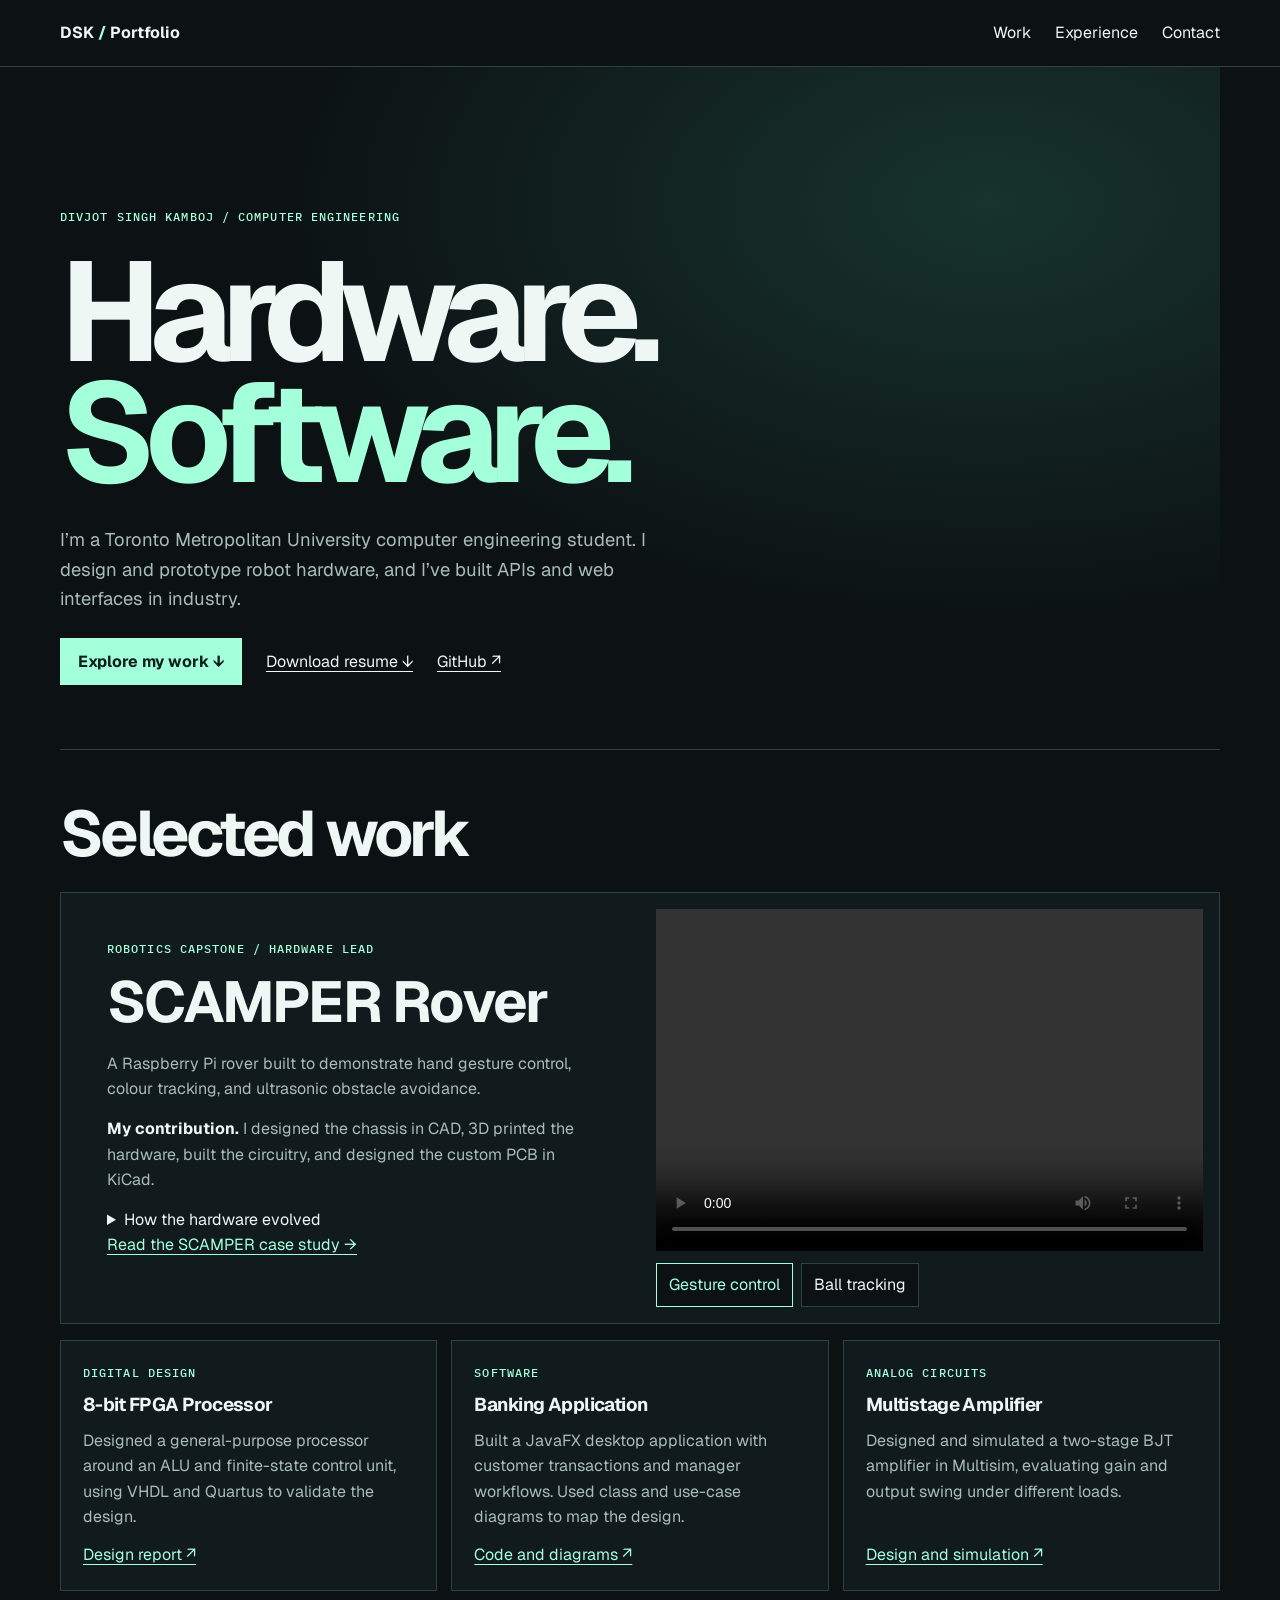
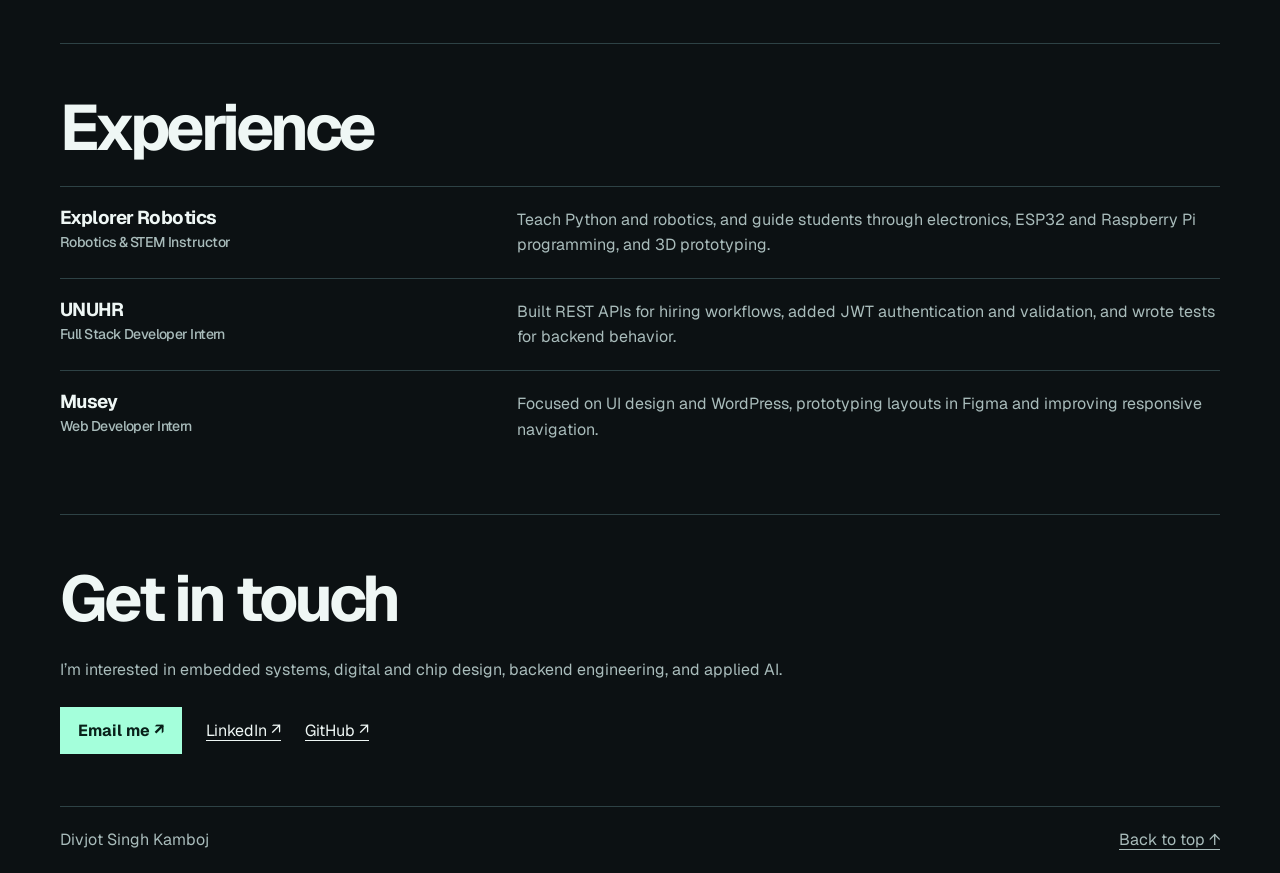
<file: index.html>
<!doctype html>
<html lang="en">
<head>
<meta charset="utf-8">
<meta name="viewport" content="width=device-width, initial-scale=1">
<meta name="description" content="Divjot Singh Kamboj's computer engineering portfolio, featuring embedded systems, digital design, and software.">
<title>Divjot Singh Kamboj · Computer Engineering</title>
<link rel="stylesheet" href="styles.css">
</head>
<body id="top">
<header><div class="shell bar">
  <a class="brand" href="#top">DSK<span> / </span>Portfolio</a>
  <nav aria-label="Main navigation"><a href="#work">Work</a><a href="#experience">Experience</a><a href="#contact">Contact</a></nav>
</div></header>
<main class="shell">
  <section class="hero" aria-labelledby="intro">
    <p class="label">DIVJOT SINGH KAMBOJ / COMPUTER ENGINEERING</p>
    <h1 id="intro">Hardware.<br><em>Software.</em></h1>
    <p class="intro">I’m a Toronto Metropolitan University computer engineering student. I design and prototype robot hardware, and I’ve built APIs and web interfaces in industry.</p>
    <div class="actions"><a class="button" href="#work">Explore my work <span aria-hidden="true">↓</span></a><a href="assets/Divjot_Kamboj_Resume.pdf" download>Download resume ↓</a><a href="https://github.com/DivjotSK">GitHub ↗</a></div>
  </section>
  <section id="work" aria-labelledby="work-title">
    <h2 id="work-title">Selected work</h2>
    <article class="feature">
      <div class="feature-copy">
        <p class="label">ROBOTICS CAPSTONE / HARDWARE LEAD</p>
        <h3>SCAMPER Rover</h3>
        <p>A Raspberry Pi rover built to demonstrate hand gesture control, colour tracking, and ultrasonic obstacle avoidance.</p>
        <p><strong>My contribution.</strong> I designed the chassis in CAD, 3D printed the hardware, built the circuitry, and designed the custom PCB in KiCad.</p>
        <details><summary>How the hardware evolved</summary><p>The team replaced the original LEGO chassis with a 3D-printed design. I designed a custom PCB to make the wiring more compact and reliable. It passed design checks and powered the Pi and sensors, but the motors failed to run during hardware testing. We used a solderable breadboard for the final build.</p></details><p><a class="case-link" href="scamper.html">Read the SCAMPER case study →</a></p>
      </div>
      <div class="demo">
        <video id="rover-video" controls playsinline preload="metadata" aria-label="SCAMPER rover gesture control demo" src="assets/Gesture3D.mp4"></video>
        <div class="video-options" role="group" aria-label="Choose a robot demonstration">
          <button type="button" aria-pressed="true" data-video="assets/Gesture3D.mp4">Gesture control</button>
          <button type="button" aria-pressed="false" data-video="assets/Manual%20Ball%20Follow.mp4">Ball tracking</button>
        </div>
      </div>
    </article>
    <div class="projects">
      <article><p class="label">DIGITAL DESIGN</p><h3>8-bit FPGA Processor</h3><p>Designed a general-purpose processor around an ALU and finite-state control unit, using VHDL and Quartus to validate the design.</p><a href="https://github.com/DivjotSK/Simple-General-Purpose-Processor">Design report ↗</a></article>
      <article><p class="label">SOFTWARE</p><h3>Banking Application</h3><p>Built a JavaFX desktop application with customer transactions and manager workflows. Used class and use-case diagrams to map the design.</p><a href="https://github.com/DivjotSK/BankingApplication">Code and diagrams ↗</a></article>
      <article><p class="label">ANALOG CIRCUITS</p><h3>Multistage Amplifier</h3><p>Designed and simulated a two-stage BJT amplifier in Multisim, evaluating gain and output swing under different loads.</p><a href="https://github.com/DivjotSK/Multistage-Amplifier">Design and simulation ↗</a></article>
    </div>
  </section>
  <section id="experience" aria-labelledby="experience-title">
    <h2 id="experience-title">Experience</h2>
    <div class="role"><h3>Explorer Robotics <span>Robotics &amp; STEM Instructor</span></h3><p>Teach Python and robotics, and guide students through electronics, ESP32 and Raspberry Pi programming, and 3D prototyping.</p></div>
    <div class="role"><h3>UNUHR <span>Full Stack Developer Intern</span></h3><p>Built REST APIs for hiring workflows, added JWT authentication and validation, and wrote tests for backend behavior.</p></div>
    <div class="role"><h3>Musey <span>Web Developer Intern</span></h3><p>Focused on UI design and WordPress, prototyping layouts in Figma and improving responsive navigation.</p></div>
  </section>
  <section id="contact" aria-labelledby="contact-title">
    <h2 id="contact-title">Get in touch</h2>
    <p>I’m interested in embedded systems, digital and chip design, backend engineering, and applied AI.</p>
    <div class="actions"><a class="button" href="mailto:kambojdivjotsingh@gmail.com">Email me ↗</a><a href="https://www.linkedin.com/in/divjot-singh-kamboj/">LinkedIn ↗</a><a href="https://github.com/DivjotSK">GitHub ↗</a></div>
  </section>
</main>
<footer class="shell bar"><span>Divjot Singh Kamboj</span><a href="#top">Back to top ↑</a></footer>
<script src="portfolio.js"></script>
</body>
</html>
</file>
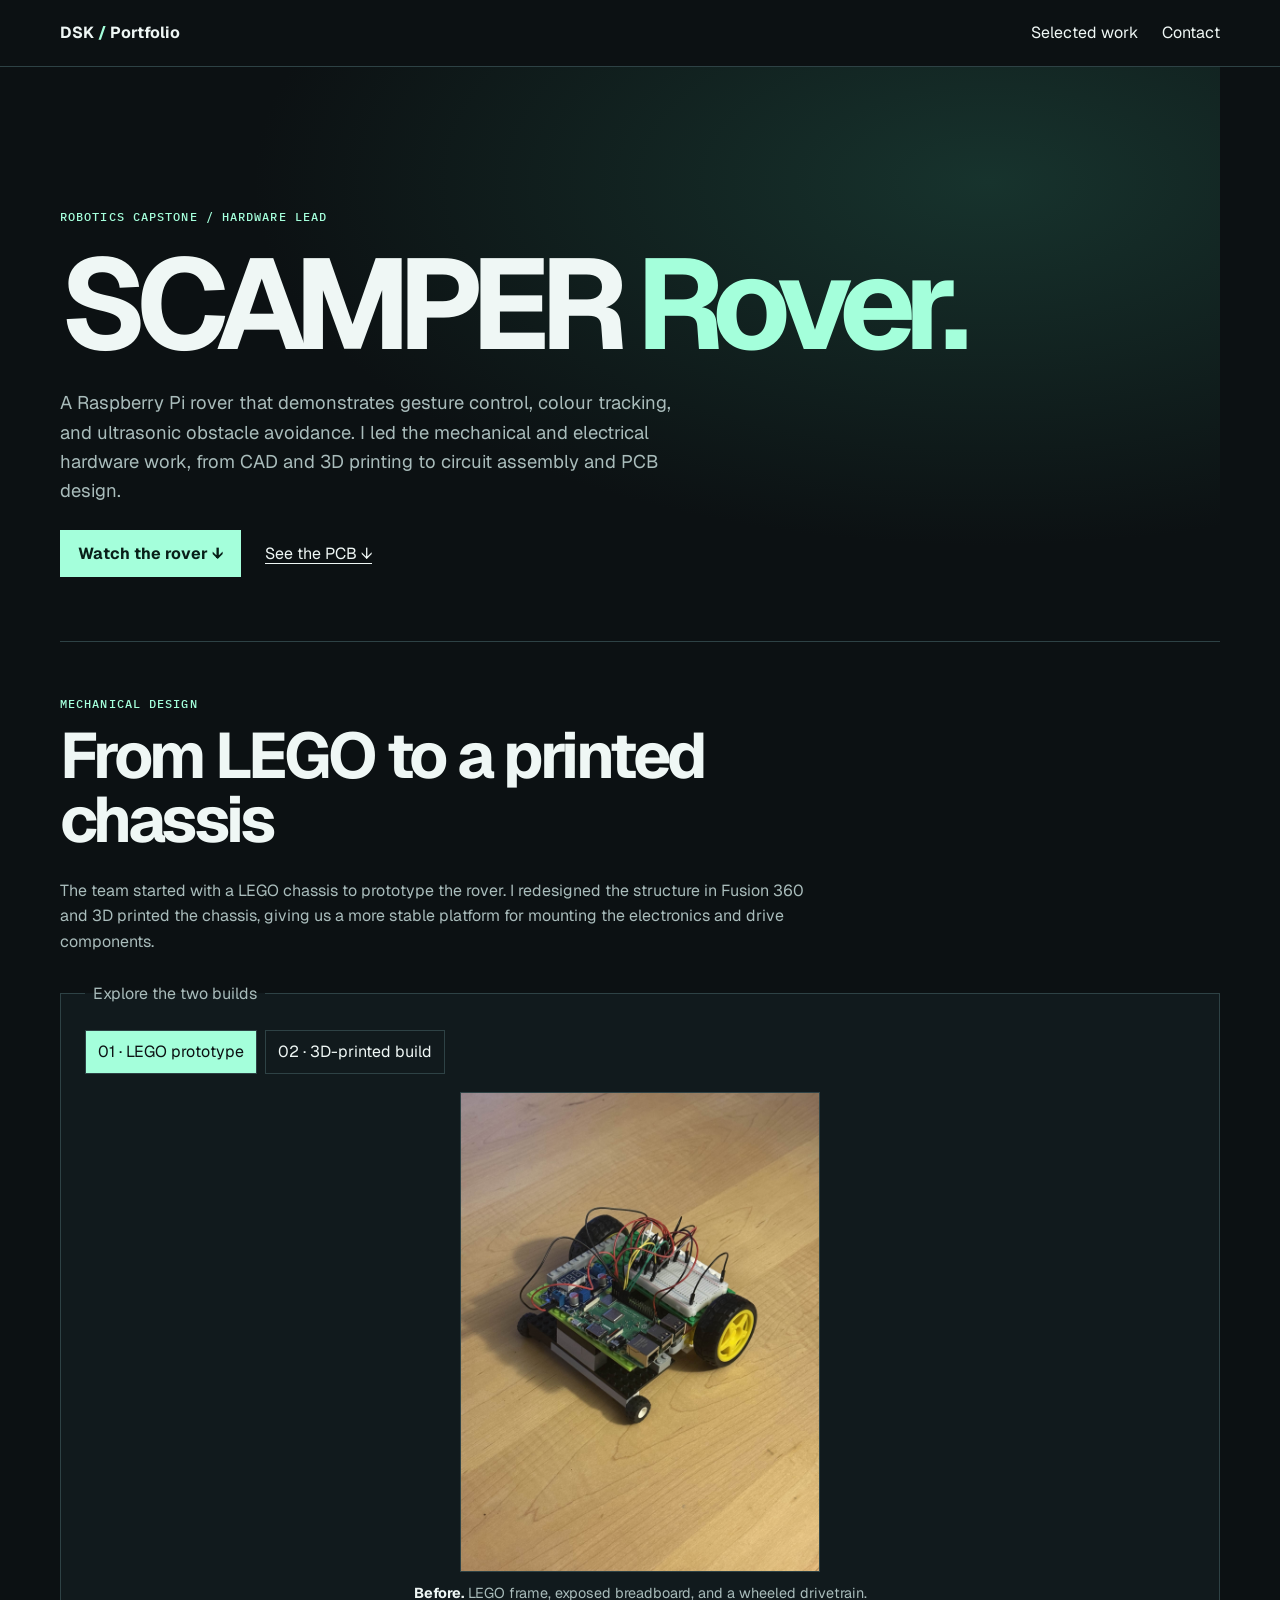
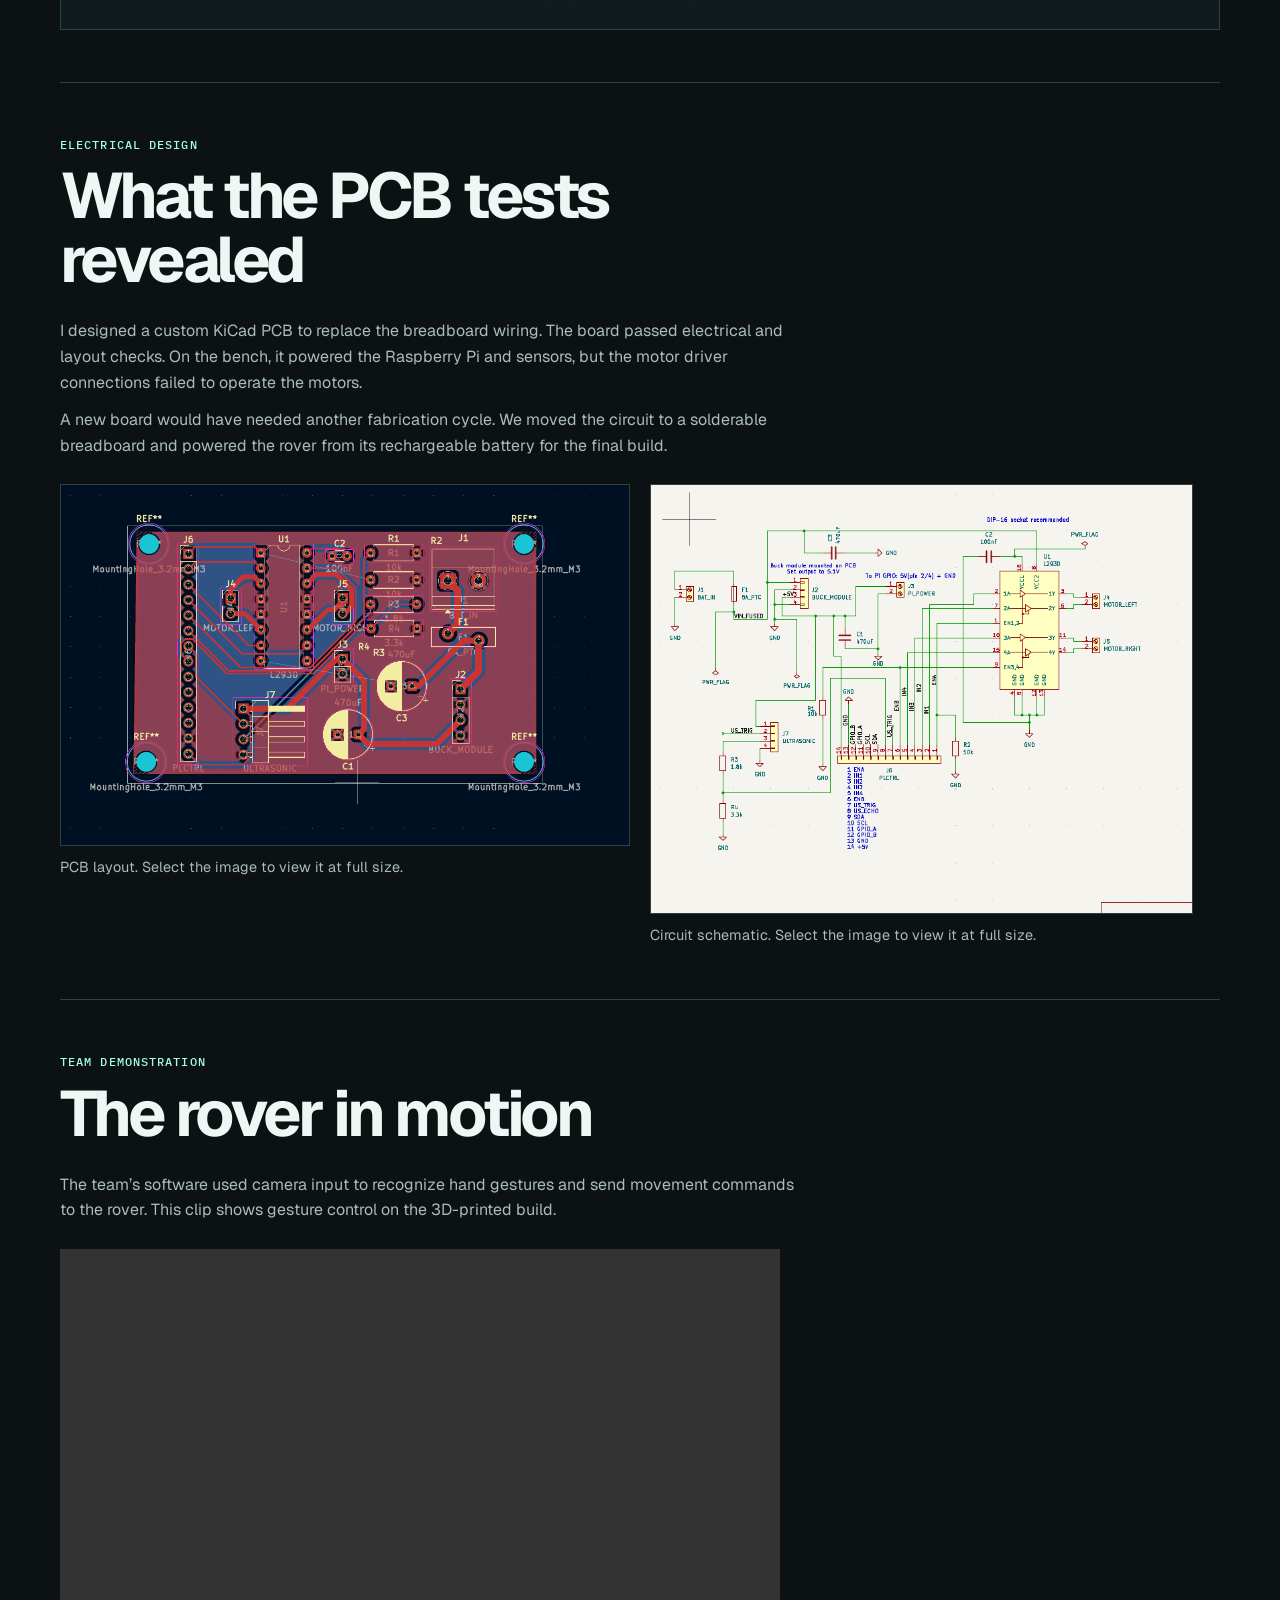
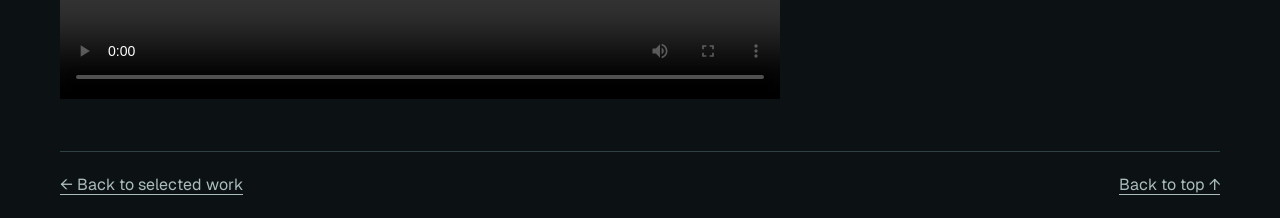
<file: scamper.html>
<!doctype html>
<html lang="en">
<head>
<meta charset="utf-8">
<meta name="viewport" content="width=device-width, initial-scale=1">
<meta name="description" content="How Divjot Singh Kamboj designed, fabricated, and tested the hardware for a Raspberry Pi rover.">
<title>SCAMPER Rover · Divjot Singh Kamboj</title>
<link rel="stylesheet" href="styles.css">
</head>
<body id="top">
<header><div class="shell bar">
  <a class="brand" href="index.html">DSK<span> / </span>Portfolio</a>
  <nav aria-label="Main navigation"><a href="index.html#work">Selected work</a><a href="index.html#contact">Contact</a></nav>
</div></header>
<main class="shell case-study">
  <section class="hero" aria-labelledby="case-title">
    <p class="label">ROBOTICS CAPSTONE / HARDWARE LEAD</p>
    <h1 id="case-title">SCAMPER <em>Rover.</em></h1>
    <p class="intro">A Raspberry Pi rover that demonstrates gesture control, colour tracking, and ultrasonic obstacle avoidance. I led the mechanical and electrical hardware work, from CAD and 3D printing to circuit assembly and PCB design.</p>
    <div class="actions"><a class="button" href="#demo">Watch the rover ↓</a><a href="#pcb">See the PCB ↓</a></div>
  </section>
  <section aria-labelledby="chassis-title">
    <div class="case-copy">
      <p class="label">MECHANICAL DESIGN</p>
      <h2 id="chassis-title">From LEGO to a printed chassis</h2>
      <p>The team started with a LEGO chassis to prototype the rover. I redesigned the structure in Fusion 360 and 3D printed the chassis, giving us a more stable platform for mounting the electronics and drive components.</p>
    </div>
    <fieldset class="chassis-comparison">
      <legend>Explore the two builds</legend>
      <input type="radio" name="chassis" id="chassis-before" checked>
      <label for="chassis-before">01 · LEGO prototype</label>
      <input type="radio" name="chassis" id="chassis-after">
      <label for="chassis-after">02 · 3D-printed build</label>
      <figure class="build-before"><a href="assets/rover-lego.png"><img src="assets/rover-lego.png" alt="Original LEGO rover with exposed electronics and yellow wheels" loading="lazy"></a><figcaption><strong>Before.</strong> LEGO frame, exposed breadboard, and a wheeled drivetrain.</figcaption></figure>
      <figure class="build-after"><a href="assets/rover-chassis.png"><img src="assets/rover-chassis.png" alt="Final rover with an orange 3D-printed chassis and black treads" loading="lazy"></a><figcaption><strong>After.</strong> Custom printed mounting plates and a tracked drivetrain.</figcaption></figure>
    </fieldset>
  </section>
  <section id="pcb" aria-labelledby="pcb-title">
    <div class="case-copy">
      <p class="label">ELECTRICAL DESIGN</p>
      <h2 id="pcb-title">What the PCB tests revealed</h2>
      <p>I designed a custom KiCad PCB to replace the breadboard wiring. The board passed electrical and layout checks. On the bench, it powered the Raspberry Pi and sensors, but the motor driver connections failed to operate the motors.</p>
      <p>A new board would have needed another fabrication cycle. We moved the circuit to a solderable breadboard and powered the rover from its rechargeable battery for the final build.</p>
    </div>
    <div class="case-figures">
      <figure><a href="assets/rover-pcb.png"><img src="assets/rover-pcb.png" alt="KiCad PCB layout for the rover" loading="lazy"></a><figcaption>PCB layout. Select the image to view it at full size.</figcaption></figure>
      <figure><a href="assets/rover-schematic.png"><img src="assets/rover-schematic.png" alt="Electrical schematic for the rover PCB" loading="lazy"></a><figcaption>Circuit schematic. Select the image to view it at full size.</figcaption></figure>
    </div>
  </section>
  <section id="demo" aria-labelledby="demo-title">
    <div class="case-copy">
      <p class="label">TEAM DEMONSTRATION</p>
      <h2 id="demo-title">The rover in motion</h2>
      <p>The team’s software used camera input to recognize hand gestures and send movement commands to the rover. This clip shows gesture control on the 3D-printed build.</p>
    </div>
    <video controls playsinline preload="metadata" aria-label="SCAMPER rover gesture control demonstration" src="assets/Gesture3D.mp4"></video>
  </section>
</main>
<footer class="shell bar"><a href="index.html#work">← Back to selected work</a><a href="#top">Back to top ↑</a></footer>
</body>
</html>
</file>
<file: styles.css>
@import url('https://fonts.googleapis.com/css2?family=Geist:wght@400;500;600;700;800&family=IBM+Plex+Mono:wght@400;500&display=swap');

:root {
  color-scheme: dark;
  --ground: #0c1113;
  --panel: #111a1d;
  --ink: #eff7f5;
  --quiet: #a9bcbb;
  --accent: #a4ffdb;
  --line: #2e4245;
  font: 16px/1.6 Geist, system-ui, sans-serif;
}
* { box-sizing: border-box; }
html { scroll-behavior: smooth; }
body { margin: 0; color: var(--ink); background: var(--ground); }
a { color: inherit; text-underline-offset: .22em; }
a:hover { color: var(--accent); }
:focus-visible { outline: 2px solid var(--accent); outline-offset: 4px; }
h1, h2, h3, p { margin: 0; }
p { color: var(--quiet); }
.shell { width: min(1160px, calc(100% - 48px)); margin-inline: auto; }
.bar, nav, .actions { display: flex; align-items: center; gap: 24px; flex-wrap: wrap; }
.bar { justify-content: space-between; padding-block: 20px; }
header { border-bottom: 1px solid var(--line); }
nav a, .brand { text-decoration: none; }
.brand { font-weight: 700; }
.brand span, .label, h1 em { color: var(--accent); }
.label { font: 500 .76rem/1.6 'IBM Plex Mono', monospace; letter-spacing: .09em; }
.hero {
  padding: clamp(60px, 11vw, 145px) 0 64px;
  background: radial-gradient(ellipse at 80% 20%, #17332d 0%, transparent 56%);
}
h1 { font-size: clamp(3.35rem, 11vw, 9.7rem); letter-spacing: -.085em; line-height: .86; margin: .17em 0 .23em; }
h1 em { font-style: normal; }
.intro { font-size: 1.15rem; max-width: 51ch; }
.actions { margin-top: 24px; }
.button { background: var(--accent); color: #082019; padding: 11px 18px; text-decoration: none; font-weight: 700; }
.button:hover { background: white; color: #082019; }
section + section { padding: 52px 0; border-top: 1px solid var(--line); }
h2 { font-size: clamp(2rem, 5vw, 4rem); line-height: 1; letter-spacing: -.055em; margin-bottom: 26px; }
h3 { line-height: 1.15; letter-spacing: -.03em; }
.feature { display: grid; grid-template-columns: 1fr 1fr; background: var(--panel); border: 1px solid var(--line); }
.feature-copy { padding: clamp(20px, 4vw, 46px); }
.feature h3 { font-size: clamp(2rem, 5vw, 3.6rem); margin: 10px 0 16px; }
.feature-copy p + p, details { margin-top: 14px; }
strong, summary { color: var(--ink); }
summary { cursor: pointer; }
details p { margin-top: 9px; }
.demo { min-width: 0; padding: 16px; align-self: center; }
video { display: block; width: 100%; aspect-ratio: 16 / 10; background: #020605; object-fit: contain; }
.video-options { display: flex; gap: 8px; flex-wrap: wrap; margin-top: 12px; }
button { border: 1px solid var(--line); background: var(--ground); color: var(--ink); padding: 8px 12px; cursor: pointer; font: inherit; }
button[aria-pressed="true"] { border-color: var(--accent); color: var(--accent); }
.projects { display: grid; grid-template-columns: repeat(3, 1fr); gap: 14px; margin-top: 16px; }
.projects article { background: var(--panel); border: 1px solid var(--line); padding: 22px; display: flex; flex-direction: column; gap: 12px; }
.projects a { margin-top: auto; color: var(--accent); }
.role { display: grid; grid-template-columns: 1fr 1.6fr; gap: 18px; border-top: 1px solid var(--line); padding-block: 20px; }
.role span { display: block; color: var(--quiet); font-size: .88rem; font-weight: 500; margin-top: 6px; }
footer { border-top: 1px solid var(--line); color: var(--quiet); }
@media (max-width: 720px) {
  .shell { width: calc(100% - 32px); }
  .feature, .projects, .role { grid-template-columns: 1fr; }
  nav, .bar { gap: 12px; }
}
@media (prefers-reduced-motion: reduce) { html { scroll-behavior: auto; } }

@media (prefers-reduced-motion: no-preference) and (hover: hover) {
  .projects article {
    transition: transform 180ms ease, border-color 180ms ease;
  }

  .projects article:hover {
    transform: translateY(-4px);
    border-color: var(--accent);
  }

  .button, .video-options button {
    transition: background-color 160ms ease, border-color 160ms ease, color 160ms ease;
  }

  .video-options button:hover {
    border-color: var(--accent);
  }
}

.case-link { color: var(--accent); }
.case-study .hero h1 { font-size: clamp(3rem, 10vw, 8rem); }
.case-copy { max-width: 68ch; margin-bottom: 26px; }
.case-copy h2 { margin-top: 10px; }
.case-copy p + p { margin-top: 12px; }
.case-study figure { margin: 0; min-width: 0; }
.case-study figure img { display: block; max-width: 100%; max-height: 430px; object-fit: contain; background: var(--panel); border: 1px solid var(--line); }
.case-study figcaption { color: var(--quiet); margin-top: 10px; font-size: .9rem; }
.case-figures { display: grid; grid-template-columns: 1fr 1fr; gap: 20px; }
.case-study video { max-width: 720px; }
@media (max-width: 720px) {
  .case-figures { grid-template-columns: 1fr; }
}

.chassis-comparison {
  margin: 0;
  padding: clamp(12px, 3vw, 24px);
  min-inline-size: 0;
  border: 1px solid var(--line);
  background: var(--panel);
}
.chassis-comparison legend { padding-inline: 8px; color: var(--quiet); }
.chassis-comparison input { position: absolute; width: 1px; height: 1px; opacity: 0; }
.chassis-comparison label {
  display: inline-block;
  padding: 8px 12px;
  margin: 0 4px 10px 0;
  border: 1px solid var(--line);
  cursor: pointer;
}
.chassis-comparison input:checked + label { background: var(--accent); color: var(--ground); }
.chassis-comparison input:focus-visible + label { outline: 2px solid var(--accent); outline-offset: 3px; }
.chassis-comparison figure { display: none; margin-top: 8px; }
#chassis-before:checked ~ .build-before,
#chassis-after:checked ~ .build-after { display: block; }
.chassis-comparison figure a { display: block; width: fit-content; max-width: 100%; margin-inline: auto; }
.chassis-comparison figure img { height: clamp(235px, 50vw, 480px); width: auto; max-height: none; }
.chassis-comparison figcaption { text-align: center; }
@media (prefers-reduced-motion: no-preference) {
  .chassis-comparison figure { animation: reveal-build 230ms ease-out; }
  @keyframes reveal-build {
    from { opacity: 0; transform: translateY(5px); }
    to { opacity: 1; transform: translateY(0); }
  }
}
</file>
